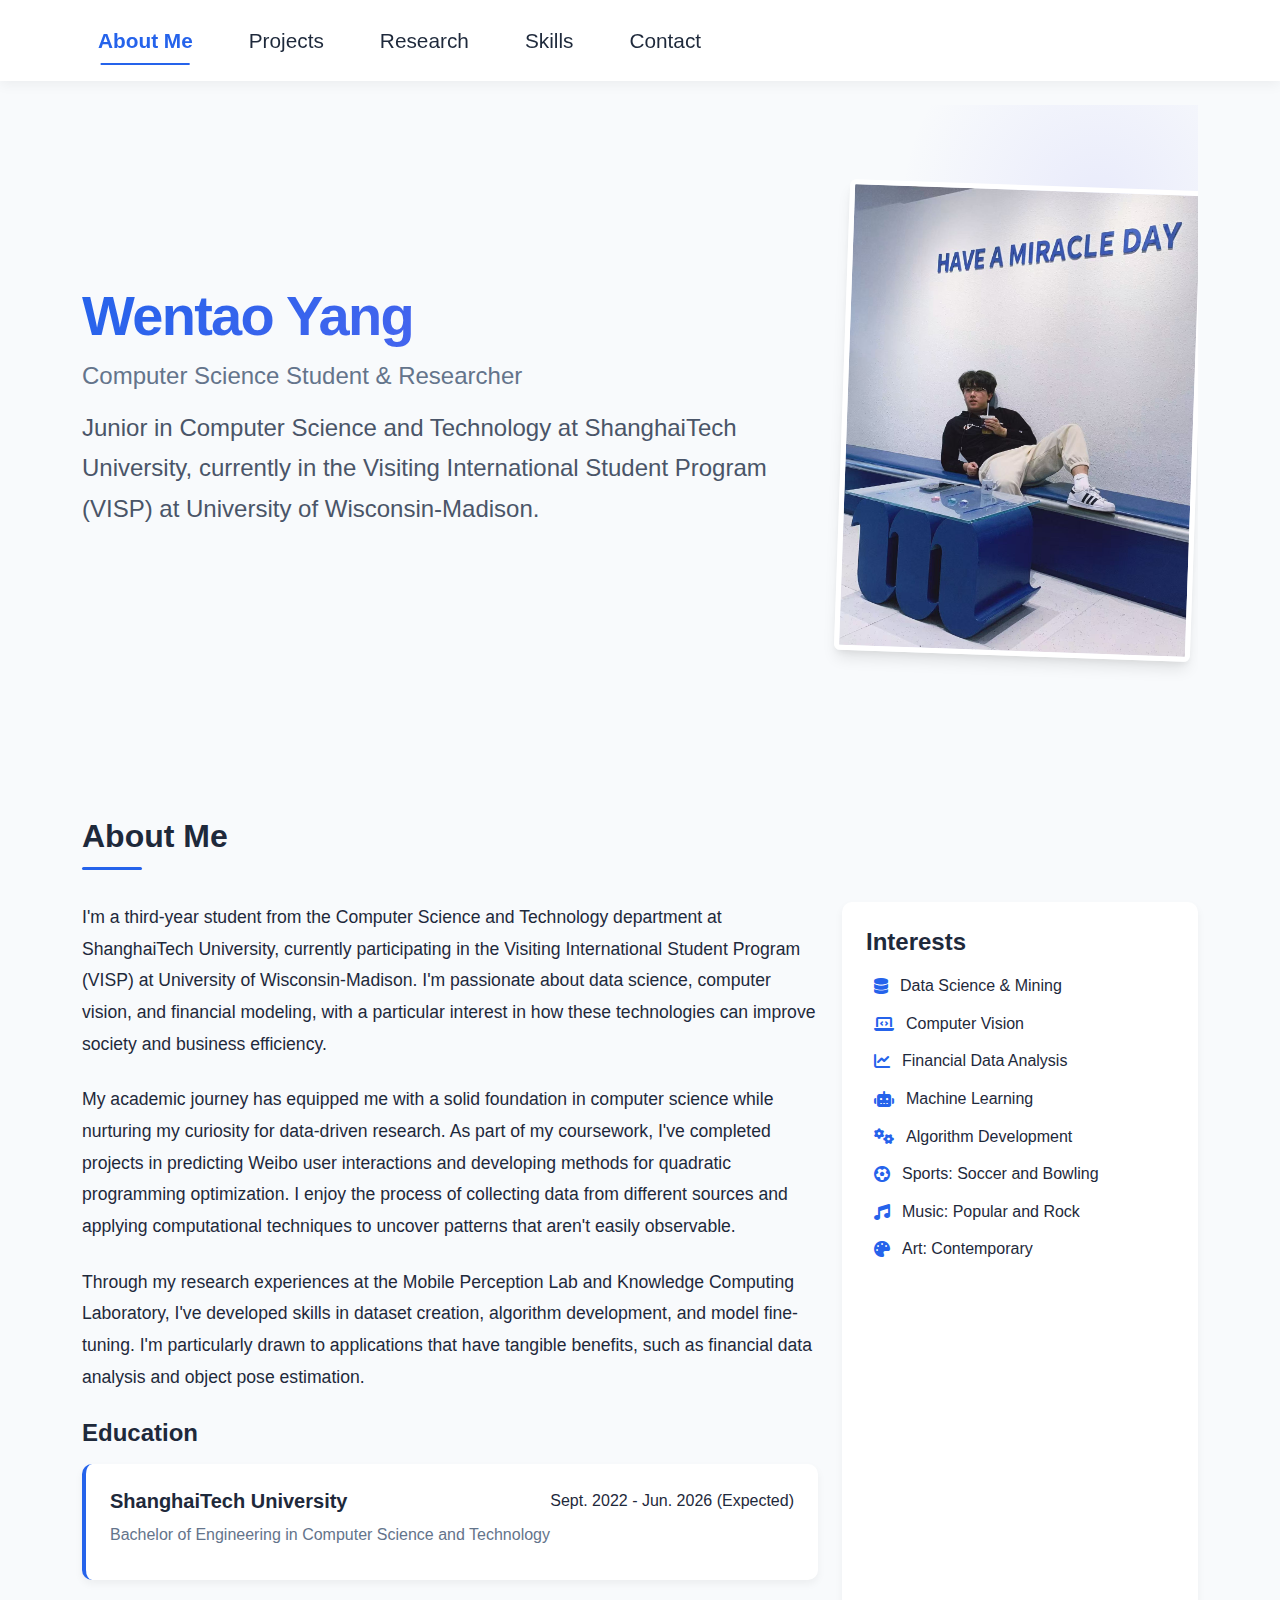
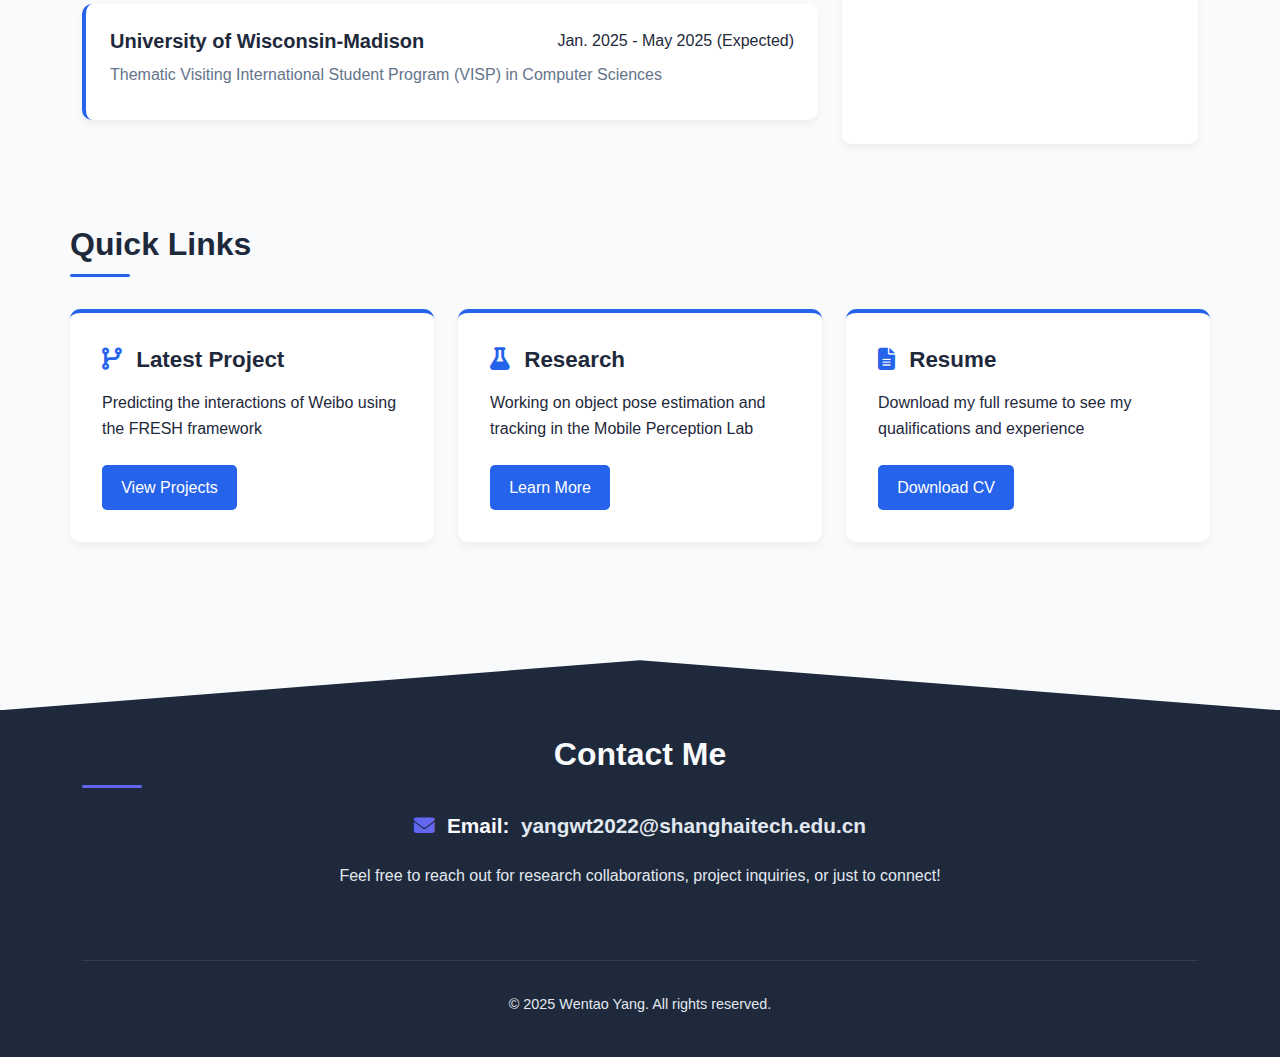
<file: index.html>
<!DOCTYPE html>
<html lang="en">
    <head>
        <meta charset="UTF-8">
        <meta name="viewport" content="width=device-width, initial-scale=1.0">
        <title>Wentao Yang - Computer Science Student</title>
        <link href="https://cdn.jsdelivr.net/npm/bootstrap@5.3.3/dist/css/bootstrap.min.css" rel="stylesheet" integrity="sha384-QWTKZyjpPEjISv5WaRU9OFeRpok6YctnYmDr5pNlyT2bRjXh0JMhjY6hW+ALEwIH" crossorigin="anonymous">
        <link rel="stylesheet" href="https://cdnjs.cloudflare.com/ajax/libs/font-awesome/6.4.0/css/all.min.css">
        <link href="styles.css" rel="stylesheet"/>
    </head>
    <body>
        <header>
            <nav class="navbar">
                <div class="container">
                    <div class="navbar-links">
                        <a class="nav-link active" href="index.html" style="font-size: 1.3rem;">About Me</a>
                        <a class="nav-link" href="projects.html" style="font-size: 1.3rem;">Projects</a>
                        <a class="nav-link" href="research.html" style="font-size: 1.3rem;">Research</a>
                        <a class="nav-link" href="skills.html" style="font-size: 1.3rem;">Skills</a>
                        <a class="nav-link" href="#contact" style="font-size: 1.3rem;">Contact</a>
                    </div>
                </div>
            </nav>
        </header>

        <main class="container mt-4">
            <section class="hero-section">
                <div class="row align-items-center">
                    <div class="col-md-8">
                        <h1 class="display-name">Wentao Yang</h1>
                        <h2 class="profession">Computer Science Student & Researcher</h2>
                        <p class="lead" style="font-size: 1.5rem; color: #4a5568;">Junior in Computer Science and Technology at ShanghaiTech University, currently in the Visiting International Student Program (VISP) at University of Wisconsin-Madison.</p>
                    </div>
                    <div class="col-md-4">
                        <img src="./1.jpg" alt="Photo of Wentao Yang" class="img-fluid rounded profile-image">
                    </div>
                </div>
            </section>

            <section class="about-me mt-5">
                <h2 class="section-title">About Me</h2>
                <div class="row">
                    <div class="col-md-8">
                        <p class="about-text">I'm a third-year student from the Computer Science and Technology department at ShanghaiTech University, currently participating in the Visiting International Student Program (VISP) at University of Wisconsin-Madison. I'm passionate about data science, computer vision, and financial modeling, with a particular interest in how these technologies can improve society and business efficiency.</p>
                        
                        <p class="about-text">My academic journey has equipped me with a solid foundation in computer science while nurturing my curiosity for data-driven research. As part of my coursework, I've completed projects in predicting Weibo user interactions and developing methods for quadratic programming optimization. I enjoy the process of collecting data from different sources and applying computational techniques to uncover patterns that aren't easily observable.</p>
                        
                        <p class="about-text">Through my research experiences at the Mobile Perception Lab and Knowledge Computing Laboratory, I've developed skills in dataset creation, algorithm development, and model fine-tuning. I'm particularly drawn to applications that have tangible benefits, such as financial data analysis and object pose estimation.</p>
                        
                        <div class="education mt-4">
                            <h3 class="subsection-title">Education</h3>
                            <div class="education-item">
                                <div class="d-flex justify-content-between">
                                    <h4>ShanghaiTech University</h4>
                                    <span>Sept. 2022 - Jun. 2026 (Expected)</span>
                                </div>
                                <p>Bachelor of Engineering in Computer Science and Technology</p>
                                <!-- <p>GPA: 3.68/4.0</p> -->
                            </div>
                            <div class="education-item">
                                <div class="d-flex justify-content-between">
                                    <h4>University of Wisconsin-Madison</h4>
                                    <span>Jan. 2025 - May 2025 (Expected)</span>
                                </div>
                                <p>Thematic Visiting International Student Program (VISP) in Computer Sciences</p>
                            </div>
                        </div>
                    </div>
                    <div class="col-md-4">
                        <div class="interests-box">
                            <h3 class="subsection-title">Interests</h3>
                            <ul class="interests-list">
                                <li><i class="fas fa-database"></i> Data Science & Mining</li>
                                <li><i class="fas fa-laptop-code"></i> Computer Vision</li>
                                <li><i class="fas fa-chart-line"></i> Financial Data Analysis</li>
                                <li><i class="fas fa-robot"></i> Machine Learning</li>
                                <li><i class="fas fa-cogs"></i> Algorithm Development</li>
                                <li><i class="fas fa-futbol"></i> Sports: Soccer and Bowling</li>
                                <li><i class="fas fa-music"></i> Music: Popular and Rock</li>
                                <li><i class="fas fa-palette"></i> Art: Contemporary</li>
                            </ul>
                        </div>
                    </div>
            
            <section class="quick-links mt-5">
                <h2 class="section-title">Quick Links</h2>
                <div class="row">
                    <div class="col-md-4 mb-4">
                        <div class="quick-link-card">
                            <h3><i class="fas fa-code-branch"></i> Latest Project</h3>
                            <p>Predicting the interactions of Weibo using the FRESH framework</p>
                            <a href="projects.html" class="btn-link">View Projects</a>
                        </div>
                    </div>
                    <div class="col-md-4 mb-4">
                        <div class="quick-link-card">
                            <h3><i class="fas fa-flask"></i> Research</h3>
                            <p>Working on object pose estimation and tracking in the Mobile Perception Lab</p>
                            <a href="research.html" class="btn-link">Learn More</a>
                        </div>
                    </div>
                    <div class="col-md-4 mb-4">
                        <div class="quick-link-card">
                            <h3><i class="fas fa-file-alt"></i> Resume</h3>
                            <p>Download my full resume to see my qualifications and experience</p>
                            <a href="Wentao_Yang_CV.pdf" class="btn-link" target="_blank">Download CV</a>
                        </div>
                    </div>
                </div>
            </section>
        </main>
        
        <footer id="contact" class="mt-5 py-4">
            <div class="container">
                <h2 class="section-title text-center mb-4">Contact Me</h2>
                <div class="row">
                    <div class="contact text-center mb-4">
                        <div class="contact-info">
                            <h3><i class="fas fa-envelope"></i> Email: &nbsp <a href="mailto:yangwt2022@shanghaitech.edu.cn">yangwt2022@shanghaitech.edu.cn</a></h3>
                            <p class="mt-4">Feel free to reach out for research collaborations, project inquiries, or just to connect!</p>
                        </div>
                    </div>
                </div>
                <div class="copyright text-center mt-4">
                    <p>&copy; 2025 Wentao Yang. All rights reserved.</p>
                </div>
            </div>
        </footer>
        
        <script src="https://cdn.jsdelivr.net/npm/bootstrap@5.3.3/dist/js/bootstrap.bundle.min.js" integrity="sha384-YvpcrYf0tY3lHB60NNkmXc5s9fDVZLESaAA55NDzOxhy9GkcIdslK1eN7N6jIeHz" crossorigin="anonymous"></script>
        <script>
            document.querySelectorAll('a[href^="#"]').forEach(anchor => {
                anchor.addEventListener('click', function (e) {
                    e.preventDefault();
                    
                    document.querySelector(this.getAttribute('href')).scrollIntoView({
                        behavior: 'smooth'
                    });
                });
            });
        </script>
    </body>
</html>
</file>
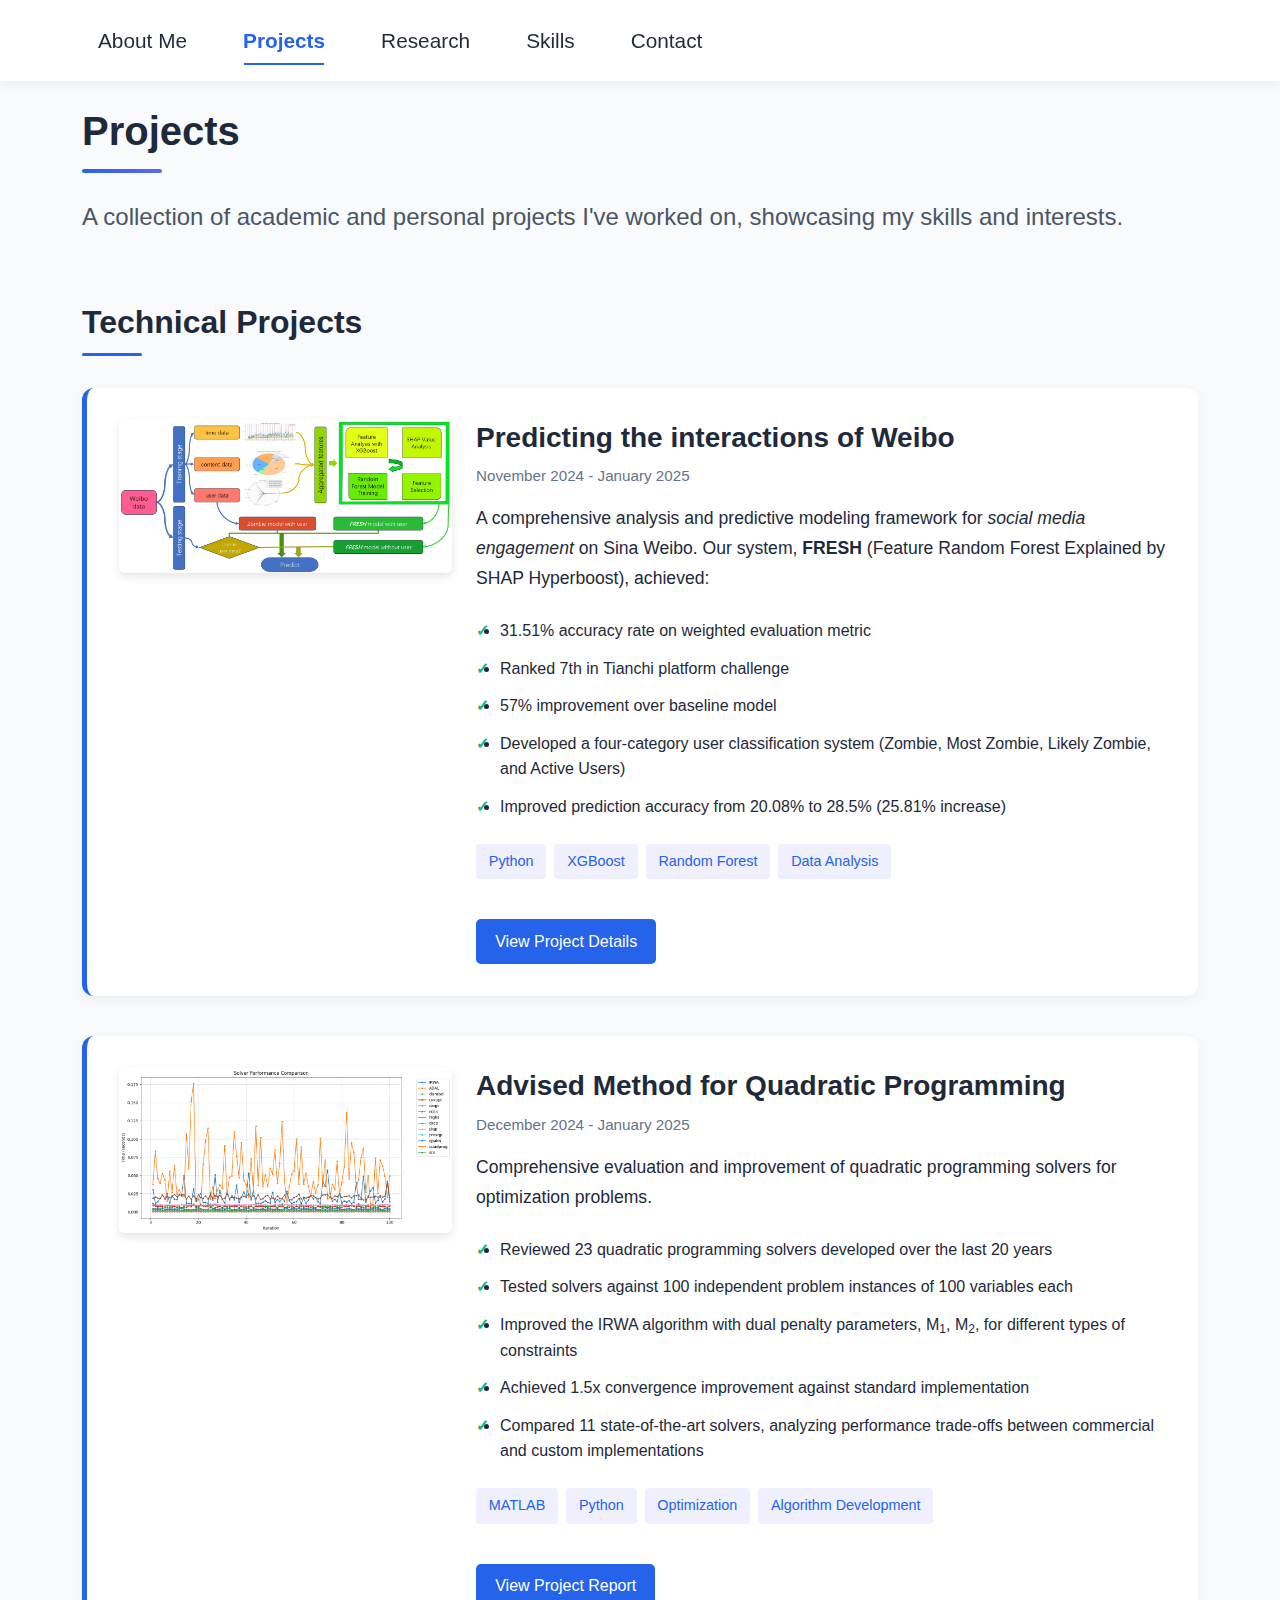
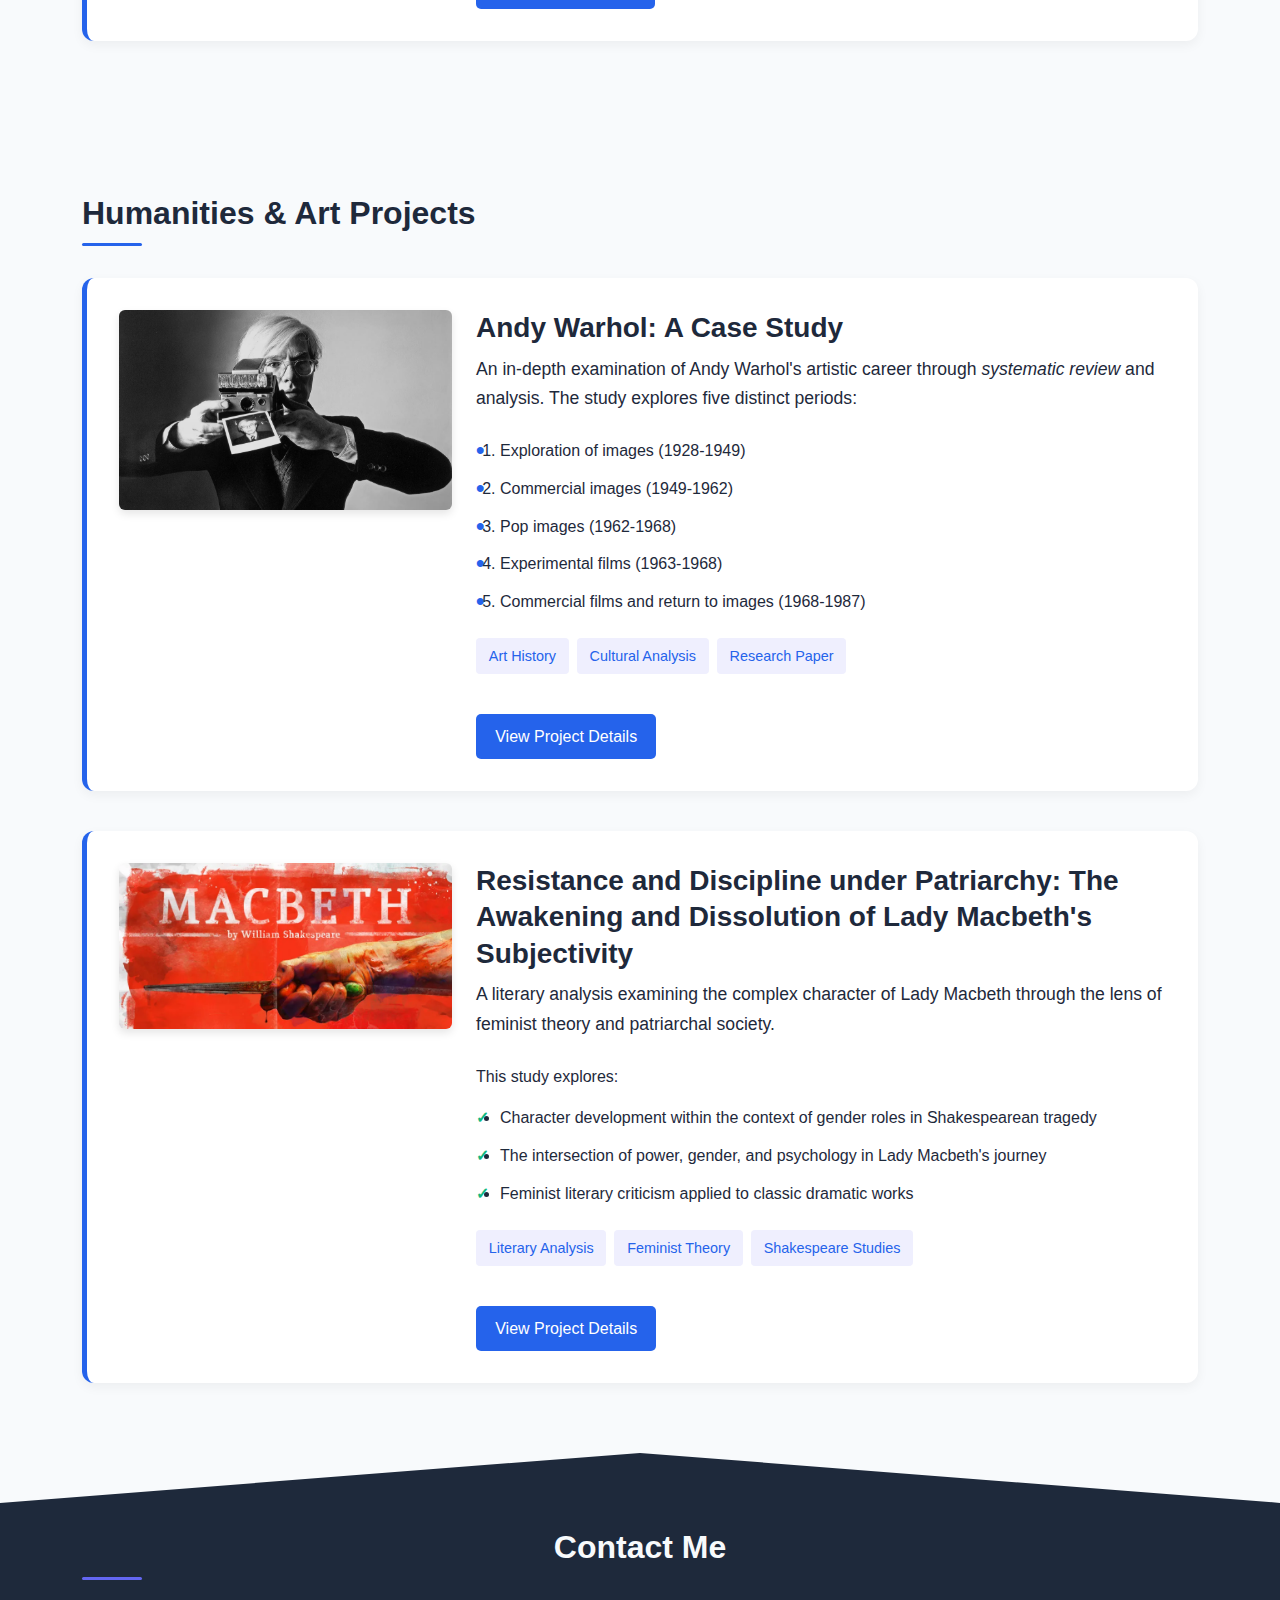
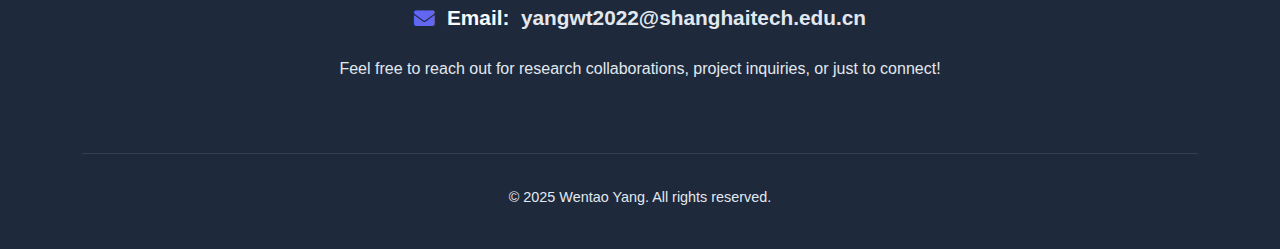
<file: projects.html>
<!DOCTYPE html>
<html lang="en">
    <head>
        <meta charset="UTF-8">
        <meta name="viewport" content="width=device-width, initial-scale=1.0">
        <title>Projects - Wentao Yang</title>
        <link href="https://cdn.jsdelivr.net/npm/bootstrap@5.3.3/dist/css/bootstrap.min.css" rel="stylesheet" integrity="sha384-QWTKZyjpPEjISv5WaRU9OFeRpok6YctnYmDr5pNlyT2bRjXh0JMhjY6hW+ALEwIH" crossorigin="anonymous">
        <link rel="stylesheet" href="https://cdnjs.cloudflare.com/ajax/libs/font-awesome/6.4.0/css/all.min.css">
        <link href="styles.css" rel="stylesheet"/>
    </head>
    <body>
        <header>
            <nav class="navbar">
                <div class="container">
                    <div class="navbar-links">
                        <a class="nav-link" href="index.html" style="font-size: 1.3rem;">About Me</a>
                        <a class="nav-link active" href="projects.html" style="font-size: 1.3rem;">Projects</a>
                        <a class="nav-link" href="research.html" style="font-size: 1.3rem;">Research</a>
                        <a class="nav-link" href="skills.html" style="font-size: 1.3rem;">Skills</a>
                        <a class="nav-link" href="#contact" style="font-size: 1.3rem;">Contact</a>
                    </div>
                </div>
            </nav>
        </header>

        <main class="container mt-4">
            <h1 class="page-title">Projects</h1>
            <p class="lead" style="font-size: 1.5rem; color: #4a5568;">A collection of academic and personal projects I've worked on, showcasing my skills and interests.</p>
            
            <section class="project-section">
                <h2 class="section-title">Technical Projects</h2>
                <div class="project-card">
                    <div class="row">
                        <div class="col-md-4 text-center">
                            <img src="./6.png" alt="Weibo prediction" class="img-fluid rounded project-image">
                        </div>
                        <div class="col-md-8">
                            <h3 class="project-title">Predicting the interactions of Weibo</h3>
                            <div class="project-date">November 2024 - January 2025</div>
                            <p class="project-description">A comprehensive analysis and predictive modeling framework for <em>social media engagement</em> on Sina Weibo. Our system, <strong>FRESH</strong> (Feature Random Forest Explained by SHAP Hyperboost), achieved:</p>
                            <ul class="achievement-list">
                                <li>31.51% accuracy rate on weighted evaluation metric</li>
                                <li>Ranked 7th in Tianchi platform challenge</li>
                                <li>57% improvement over baseline model</li>
                                <li>Developed a four-category user classification system (Zombie, Most Zombie, Likely Zombie, and Active Users)</li>
                                <li>Improved prediction accuracy from 20.08% to 28.5% (25.81% increase)</li>
                            </ul>
                            <div class="project-tech">
                                <span class="tech-tag">Python</span>
                                <span class="tech-tag">XGBoost</span>
                                <span class="tech-tag">Random Forest</span>
                                <span class="tech-tag">Data Analysis</span>
                            </div>
                            <a href="./Predicting_the_interactions_of_Weibo.pdf" class="project-link" target="_blank">View Project Details</a>
                        </div>
                    </div>
                </div>

                <div class="project-card">
                    <div class="row">
                        <div class="col-md-4 text-center">
                            <img src="./10.png" alt="Quadratic Programming" class="img-fluid rounded project-image">
                        </div>
                        <div class="col-md-8">
                            <h3 class="project-title">Advised Method for Quadratic Programming</h3>
                            <div class="project-date">December 2024 - January 2025</div>
                            <p class="project-description">Comprehensive evaluation and improvement of quadratic programming solvers for optimization problems.</p>
                            <ul class="achievement-list">
                                <li>Reviewed 23 quadratic programming solvers developed over the last 20 years</li>
                                <li>Tested solvers against 100 independent problem instances of 100 variables each</li>
                                <li>Improved the IRWA algorithm with dual penalty parameters, M<SUB>1</SUB>, M<SUB>2</SUB>, for different types of constraints</li>
                                <li>Achieved 1.5x convergence improvement against standard implementation</li>
                                <li>Compared 11 state-of-the-art solvers, analyzing performance trade-offs between commercial and custom implementations</li>
                            </ul>
                            <div class="project-tech">
                                <span class="tech-tag">MATLAB</span>
                                <span class="tech-tag">Python</span>
                                <span class="tech-tag">Optimization</span>
                                <span class="tech-tag">Algorithm Development</span>
                            </div>
                            <a href="./Advised_method_for_quadratic_programming.pdf" class="project-link" target="_blank">View Project Report</a>
                        </div>
                    </div>
                </div>
            </section>

            <section class="project-section mt-5">
                <h2 class="section-title">Humanities & Art Projects</h2>
                <div class="project-card">
                    <div class="row">
                        <div class="col-md-4 text-center">
                            <img src="./7.jpg" alt="Andy Warhol" class="img-fluid rounded project-image">
                        </div>
                        <div class="col-md-8">
                            <h3 class="project-title">Andy Warhol: A Case Study</h3>
                            <p class="project-description">An in-depth examination of Andy Warhol's artistic career through <em>systematic review</em> and analysis. The study explores five distinct periods:</p>
                            <ol class="period-list">
                                <li>Exploration of images (1928-1949)</li>
                                <li>Commercial images (1949-1962)</li>
                                <li>Pop images (1962-1968)</li>
                                <li>Experimental films (1963-1968)</li>
                                <li>Commercial films and return to images (1968-1987)</li>
                            </ol>
                            <div class="project-tech">
                                <span class="tech-tag">Art History</span>
                                <span class="tech-tag">Cultural Analysis</span>
                                <span class="tech-tag">Research Paper</span>
                            </div>
                            <a href="./Andy_Warhol_A_Case_Study.pdf" class="project-link" target="_blank">View Project Details</a>
                        </div>
                    </div>
                </div>

                <div class="project-card">
                    <div class="row">
                        <div class="col-md-4 text-center">
                            <img src="./5.webp" alt="Lady Macbeth" class="img-fluid rounded project-image">
                        </div>
                        <div class="col-md-8">
                            <h3 class="project-title">Resistance and Discipline under Patriarchy: The Awakening and Dissolution of Lady Macbeth's Subjectivity</h3>
                            <p class="project-description">A literary analysis examining the complex character of Lady Macbeth through the lens of feminist theory and patriarchal society.</p>
                            <p>This study explores:</p>
                            <ul class="achievement-list">
                                <li>Character development within the context of gender roles in Shakespearean tragedy</li>
                                <li>The intersection of power, gender, and psychology in Lady Macbeth's journey</li>
                                <li>Feminist literary criticism applied to classic dramatic works</li>
                            </ul>
                            <div class="project-tech">
                                <span class="tech-tag">Literary Analysis</span>
                                <span class="tech-tag">Feminist Theory</span>
                                <span class="tech-tag">Shakespeare Studies</span>
                            </div>
                            <a href="./Resistance_and_Discipline_under_Patriarchy_The_Awakening_and_Dissolution_of_Lady_Macbeth's_Subjectivity.pdf" class="project-link" target="_blank">View Project Details</a>
                        </div>
                    </div>
                </div>
            </section>
        </main>

        <footer id="contact" class="mt-5 py-4">
            <div class="container">
                <h2 class="section-title text-center mb-4">Contact Me</h2>
                <div class="row">
                    <div class="contact text-center mb-4">
                        <div class="contact-info">
                            <h3><i class="fas fa-envelope"></i> Email: &nbsp <a href="mailto:yangwt2022@shanghaitech.edu.cn">yangwt2022@shanghaitech.edu.cn</a></h3>
                            <p class="mt-4">Feel free to reach out for research collaborations, project inquiries, or just to connect!</p>
                        </div>
                    </div>
                </div>
                <div class="copyright text-center mt-4">
                    <p>&copy; 2025 Wentao Yang. All rights reserved.</p>
                </div>
            </div>
        </footer>
        
        <script src="https://cdn.jsdelivr.net/npm/bootstrap@5.3.3/dist/js/bootstrap.bundle.min.js" integrity="sha384-YvpcrYf0tY3lHB60NNkmXc5s9fDVZLESaAA55NDzOxhy9GkcIdslK1eN7N6jIeHz" crossorigin="anonymous"></script>
        <script>
            document.querySelectorAll('a[href^="#"]').forEach(anchor => {
                anchor.addEventListener('click', function (e) {
                    e.preventDefault();
                    
                    document.querySelector(this.getAttribute('href')).scrollIntoView({
                        behavior: 'smooth'
                    });
                });
            });
        </script>
    </body>
</html>
</file>
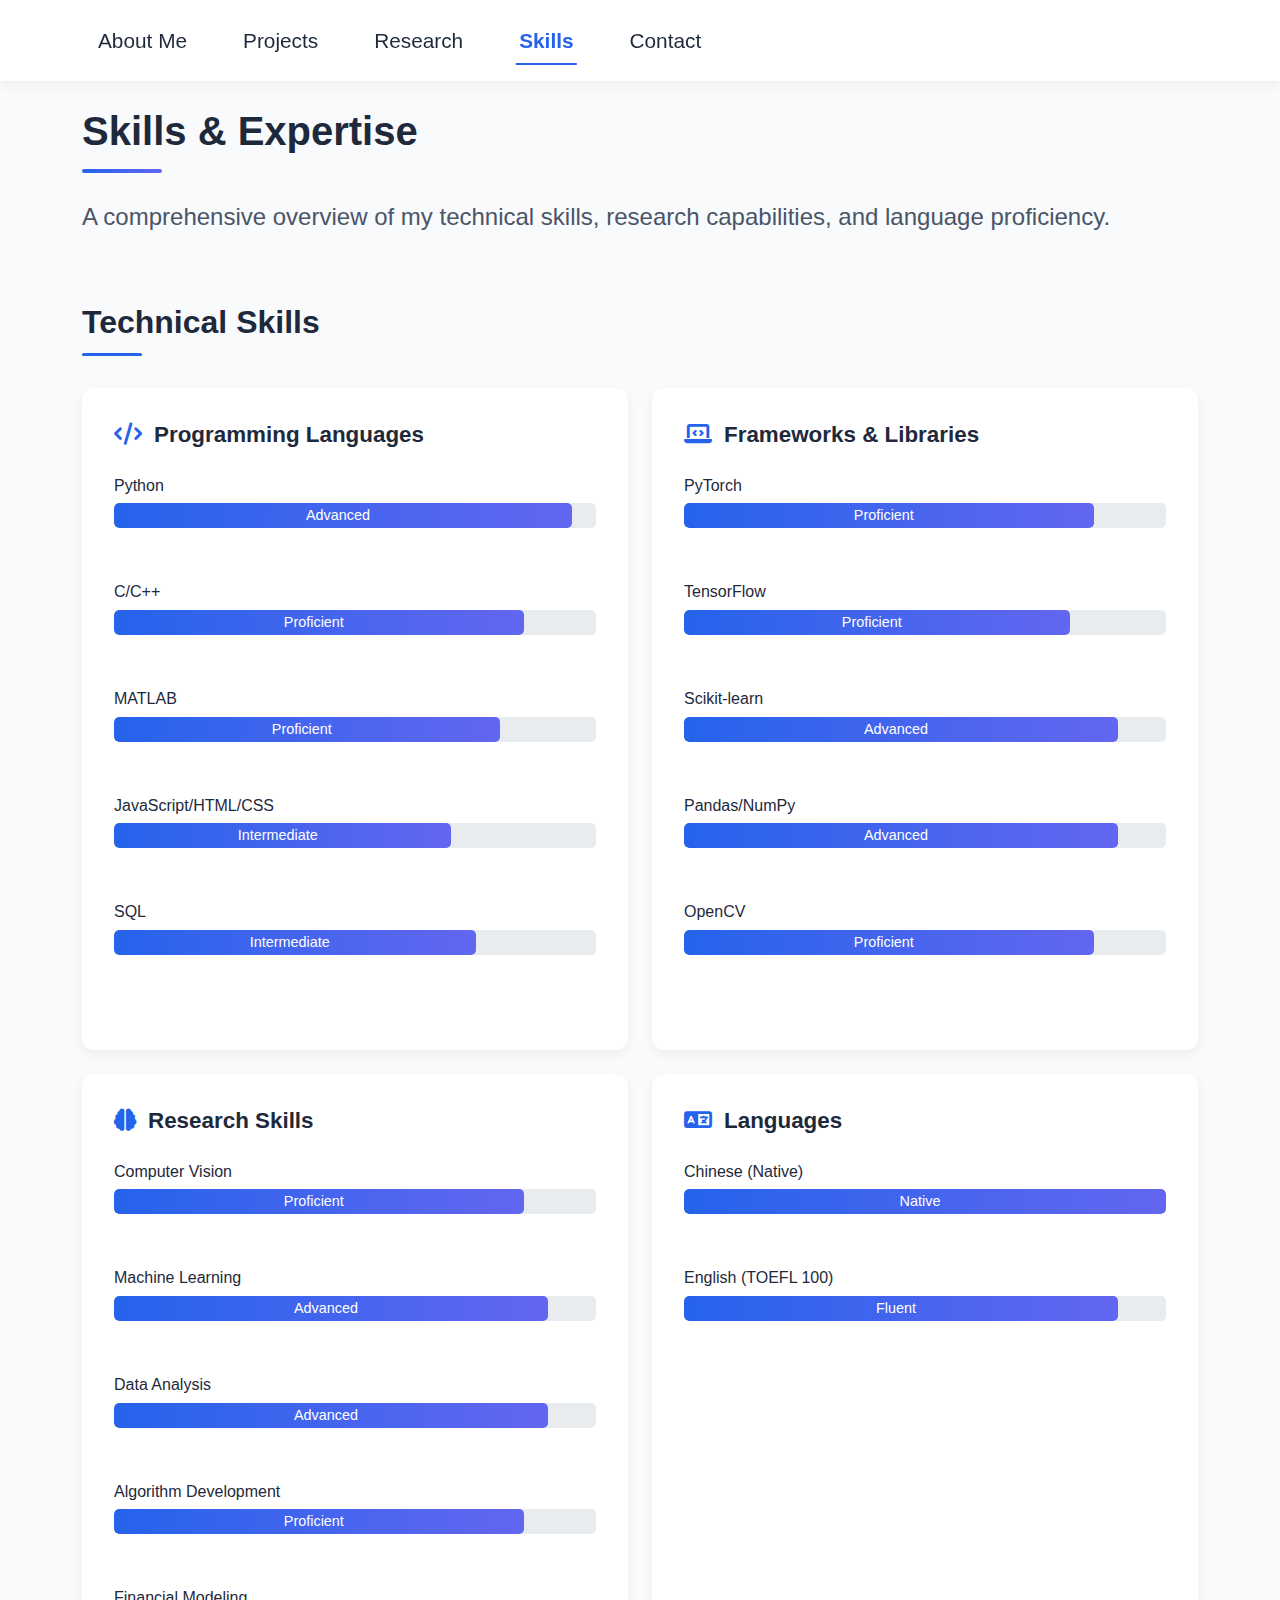
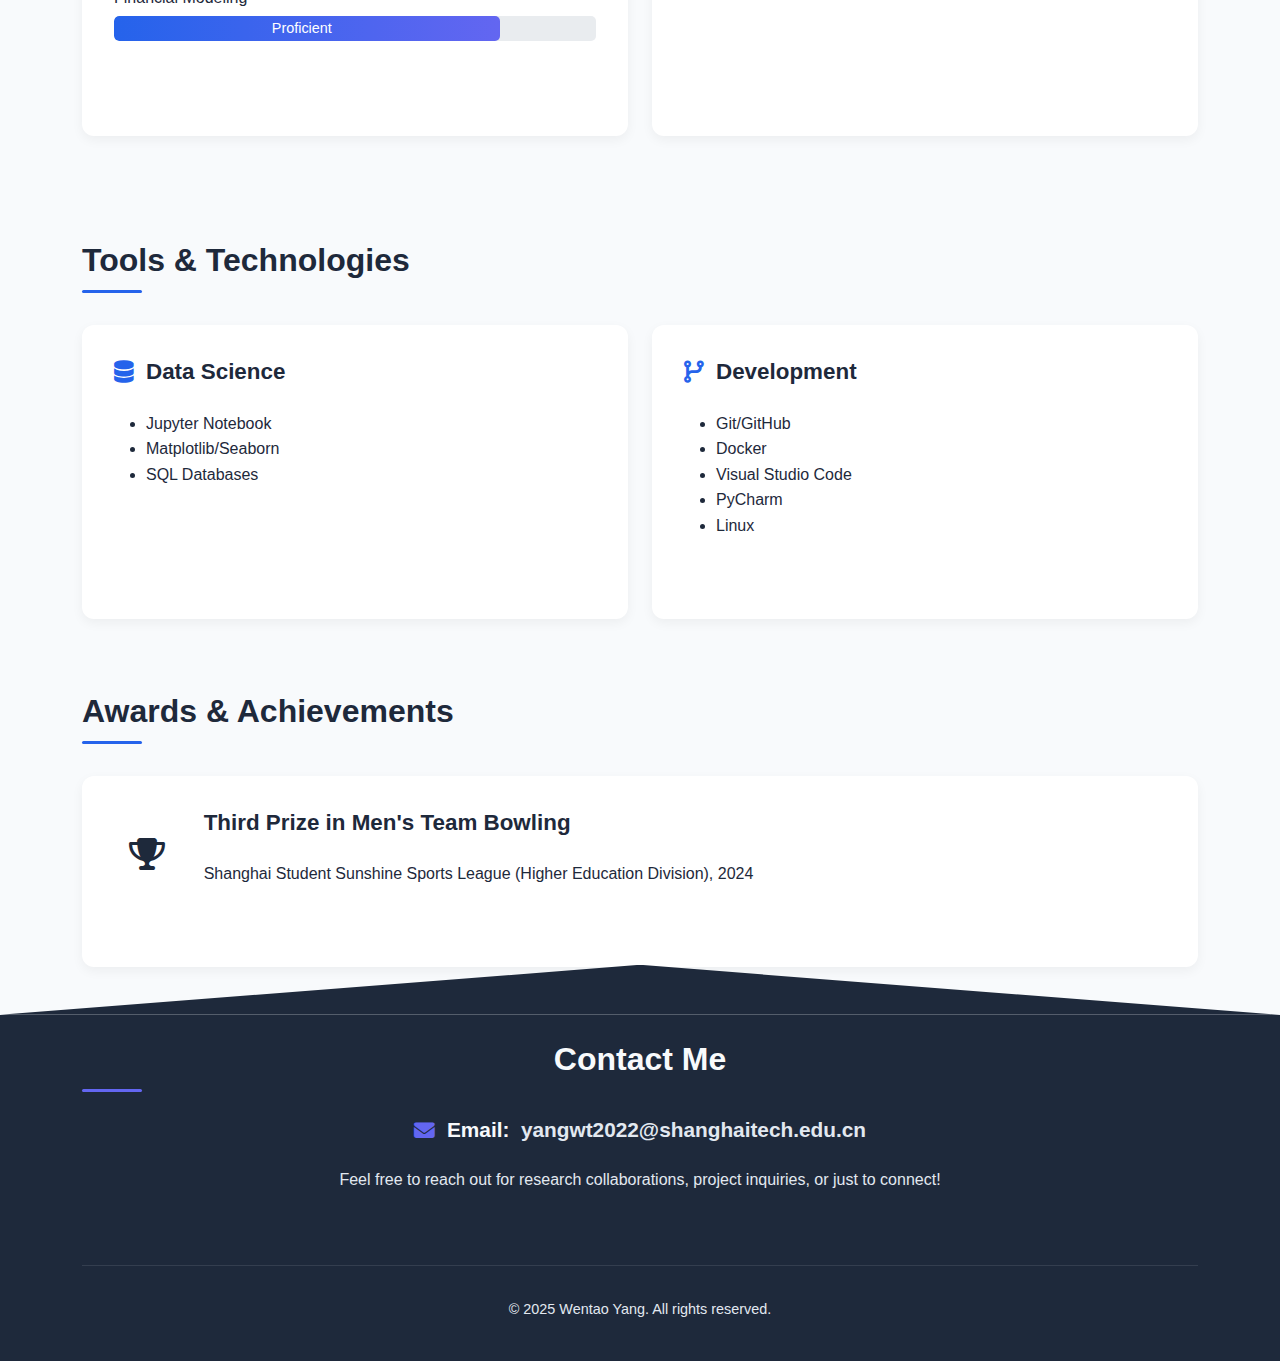
<file: skills.html>
<!DOCTYPE html>
<html lang="en">
    <head>
        <meta charset="UTF-8">
        <meta name="viewport" content="width=device-width, initial-scale=1.0">
        <title>Skills - Wentao Yang</title>
        <link href="https://cdn.jsdelivr.net/npm/bootstrap@5.3.3/dist/css/bootstrap.min.css" rel="stylesheet" integrity="sha384-QWTKZyjpPEjISv5WaRU9OFeRpok6YctnYmDr5pNlyT2bRjXh0JMhjY6hW+ALEwIH" crossorigin="anonymous">
        <link rel="stylesheet" href="https://cdnjs.cloudflare.com/ajax/libs/font-awesome/6.4.0/css/all.min.css">
        <link href="styles.css" rel="stylesheet"/>
        <style>
            /* 进度条样式调整 */
            .progress {
                height: 25px !important; /* 增加进度条高度 */
                margin-bottom: 15px;
                border-radius: 5px;
                background-color: #e9ecef;
                overflow: hidden;
            }

            .progress-bar {
                display: flex;
                align-items: center;
                justify-content: center;
                color: #fff;
                text-align: center;
                font-size: 0.9rem; /* 稍微减小字体大小 */
                font-weight: 500;
                white-space: nowrap;
                background-color: #2563eb;
                transition: width 0.6s ease;
            }

            /* 确保技能名称与进度条之间有足够间隔 */
            .skill-name {
                margin-bottom: 5px;
                font-weight: 500;
            }
        </style>
    </head>
    <body>
        <header>
            <nav class="navbar">
                <div class="container">
                    <div class="navbar-links">
                        <a class="nav-link" href="index.html" style="font-size: 1.3rem;">About Me</a>
                        <a class="nav-link" href="projects.html" style="font-size: 1.3rem;">Projects</a>
                        <a class="nav-link" href="research.html" style="font-size: 1.3rem;">Research</a>
                        <a class="nav-link active" href="skills.html" style="font-size: 1.3rem;">Skills</a>
                        <a class="nav-link" href="#contact" style="font-size: 1.3rem;">Contact</a>
                    </div>
                </div>
            </nav>
        </header>

        <main class="container mt-4">
            <h1 class="page-title">Skills & Expertise</h1>
            <p class="lead" style="font-size: 1.5rem; color: #4a5568;">A comprehensive overview of my technical skills, research capabilities, and language proficiency.</p>
            
            <section class="skills-section">
                <h2 class="section-title">Technical Skills</h2>
                <div class="row">
                    <div class="col-md-6 mb-4">
                        <div class="skill-category">
                            <h3><i class="fas fa-code"></i> Programming Languages</h3>
                            <div class="skill-bars">
                                <div class="skill-item">
                                    <div class="skill-name">Python</div>
                                    <label for="python-skill-progress" class="visually-hidden">Python skill level</label>
                                    <div id="python-skill-progress" class="progress">
                                        <div class="progress-bar" role="progressbar" style="width: 95%;" aria-valuenow="95" aria-valuemin="0" aria-valuemax="100" aria-label="Python skill level">Advanced</div>
                                    </div>
                                </div>
                                <div class="skill-item">
                                    <div class="skill-name">C/C++</div>
                                    <label for="c-skill-progress" class="visually-hidden">C/C++ skill level</label>
                                    <div id="c-skill-progress" class="progress">
                                        <div class="progress-bar" role="progressbar" style="width: 85%;" aria-valuenow="85" aria-valuemin="0" aria-valuemax="100" aria-label="C/C++ skill level">Proficient</div>
                                    </div>
                                </div>
                                <div class="skill-item">
                                    <div class="skill-name">MATLAB</div>
                                    <label for="matlab-skill-progress" class="visually-hidden">MATLAB skill level</label>
                                    <div id="matlab-skill-progress" class="progress">
                                        <div class="progress-bar" role="progressbar" style="width: 80%;" aria-valuenow="80" aria-valuemin="0" aria-valuemax="100" aria-label="MATLAB skill level">Proficient</div>
                                    </div>
                                </div>
                                <div class="skill-item">
                                    <div class="skill-name">JavaScript/HTML/CSS</div>
                                    <label for="javascript-skill-progress" class="visually-hidden">JavaScript/HTML/CSS skill level</label>
                                    <div id="javascript-skill-progress" class="progress">
                                        <div class="progress-bar" role="progressbar" style="width: 70%;" aria-valuenow="70" aria-valuemin="0" aria-valuemax="100" aria-label="JavaScript/HTML/CSS skill level">Intermediate</div>
                                    </div>
                                </div>
                                <div class="skill-item">
                                    <div class="skill-name">SQL</div>
                                    <label for="sql-skill-progress" class="visually-hidden">SQL skill level</label>
                                    <div id="sql-skill-progress" class="progress">
                                        <div class="progress-bar" role="progressbar" style="width: 75%;" aria-valuenow="75" aria-valuemin="0" aria-valuemax="100" aria-label="SQL skill level">Intermediate</div>
                                    </div>
                                </div>
                            </div>
                        </div>
                    </div>
                    
                    <div class="col-md-6 mb-4">
                        <div class="skill-category">
                            <h3><i class="fas fa-laptop-code"></i> Frameworks & Libraries</h3>
                            <div class="skill-bars">
                                <div class="skill-item">
                                    <div class="skill-name">PyTorch</div>
                                    <label for="pytorch-skill-progress" class="visually-hidden">PyTorch skill level</label>
                                    <div id="pytorch-skill-progress" class="progress">
                                        <div class="progress-bar" role="progressbar" style="width: 85%;" aria-valuenow="85" aria-valuemin="0" aria-valuemax="100" aria-label="PyTorch skill level">Proficient</div>
                                    </div>
                                </div>
                                <div class="skill-item">
                                    <div class="skill-name">TensorFlow</div>
                                    <label for="tensorflow-skill-progress" class="visually-hidden">TensorFlow skill level</label>
                                    <div id="tensorflow-skill-progress" class="progress">
                                        <div class="progress-bar" role="progressbar" style="width: 80%;" aria-valuenow="80" aria-valuemin="0" aria-valuemax="100" aria-label="TensorFlow skill level">Proficient</div>
                                    </div>
                                </div>
                                <div class="skill-item">
                                    <div class="skill-name">Scikit-learn</div>
                                    <label for="sklearn-skill-progress" class="visually-hidden">Scikit-learn skill level</label>
                                    <div id="sklearn-skill-progress" class="progress">
                                        <div class="progress-bar" role="progressbar" style="width: 90%;" aria-valuenow="90" aria-valuemin="0" aria-valuemax="100" aria-label="Scikit-learn skill level">Advanced</div>
                                    </div>
                                </div>
                                <div class="skill-item">
                                    <div class="skill-name">Pandas/NumPy</div>
                                    <label for="pandas-skill-progress" class="visually-hidden">Pandas/NumPy skill level</label>
                                    <div id="pandas-skill-progress" class="progress">
                                        <div class="progress-bar" role="progressbar" style="width: 90%;" aria-valuenow="90" aria-valuemin="0" aria-valuemax="100" aria-label="Pandas/NumPy skill level">Advanced</div>
                                    </div>
                                </div>
                                <div class="skill-item">
                                    <div class="skill-name">OpenCV</div>
                                    <label for="opencv-skill-progress" class="visually-hidden">OpenCV skill level</label>
                                    <div id="opencv-skill-progress" class="progress">
                                        <div class="progress-bar" role="progressbar" style="width: 85%;" aria-valuenow="85" aria-valuemin="0" aria-valuemax="100" aria-label="OpenCV skill level">Proficient</div>
                                    </div>
                                </div>
                            </div>
                        </div>
                    </div>
                </div>
                
                <div class="row">
                    <div class="col-md-6 mb-4">
                        <div class="skill-category">
                            <h3><i class="fas fa-brain"></i> Research Skills</h3>
                            <div class="skill-bars">
                                <div class="skill-item">
                                    <div class="skill-name">Computer Vision</div>
                                    <label for="vision-skill-progress" class="visually-hidden">Computer Vision skill level</label>
                                    <div id="vision-skill-progress" class="progress">
                                        <div class="progress-bar" role="progressbar" style="width: 85%;" aria-valuenow="85" aria-valuemin="0" aria-valuemax="100" aria-label="Computer Vision skill level">Proficient</div>
                                    </div>
                                </div>
                                <div class="skill-item">
                                    <div class="skill-name">Machine Learning</div>
                                    <label for="ml-skill-progress" class="visually-hidden">Machine Learning skill level</label>
                                    <div id="ml-skill-progress" class="progress">
                                        <div class="progress-bar" role="progressbar" style="width: 90%;" aria-valuenow="90" aria-valuemin="0" aria-valuemax="100" aria-label="Machine Learning skill level">Advanced</div>
                                    </div>
                                </div>
                                <div class="skill-item">
                                    <div class="skill-name">Data Analysis</div>
                                    <label for="data-skill-progress" class="visually-hidden">Data Analysis skill level</label>
                                    <div id="data-skill-progress" class="progress">
                                        <div class="progress-bar" role="progressbar" style="width: 90%;" aria-valuenow="90" aria-valuemin="0" aria-valuemax="100" aria-label="Data Analysis skill level">Advanced</div>
                                    </div>
                                </div>
                                <div class="skill-item">
                                    <div class="skill-name">Algorithm Development</div>
                                    <label for="algo-skill-progress" class="visually-hidden">Algorithm Development skill level</label>
                                    <div id="algo-skill-progress" class="progress">
                                        <div class="progress-bar" role="progressbar" style="width: 85%;" aria-valuenow="85" aria-valuemin="0" aria-valuemax="100" aria-label="Algorithm Development skill level">Proficient</div>
                                    </div>
                                </div>
                                <div class="skill-item">
                                    <div class="skill-name">Financial Modeling</div>
                                    <label for="finance-skill-progress" class="visually-hidden">Financial Modeling skill level</label>
                                    <div id="finance-skill-progress" class="progress">
                                        <div class="progress-bar" role="progressbar" style="width: 80%;" aria-valuenow="80" aria-valuemin="0" aria-valuemax="100" aria-label="Financial Modeling skill level">Proficient</div>
                                    </div>
                                </div>
                            </div>
                        </div>
                    </div>
                    
                    <div class="col-md-6 mb-4">
                        <div class="skill-category">
                            <h3><i class="fas fa-language"></i> Languages</h3>
                            <div class="skill-bars">
                                <div class="skill-item">
                                    <div class="skill-name">Chinese (Native)</div>
                                    <label for="chinese-skill-progress" class="visually-hidden">Chinese language level</label>
                                    <div id="chinese-skill-progress" class="progress">
                                        <div class="progress-bar" role="progressbar" style="width: 100%;" aria-valuenow="100" aria-valuemin="0" aria-valuemax="100" aria-label="Chinese language level">Native</div>
                                    </div>
                                </div>
                                <div class="skill-item">
                                    <div class="skill-name">English (TOEFL 100)</div>
                                    <label for="english-skill-progress" class="visually-hidden">English language level</label>
                                    <div id="english-skill-progress" class="progress">
                                        <div class="progress-bar" role="progressbar" style="width: 90%;" aria-valuenow="90" aria-valuemin="0" aria-valuemax="100" aria-label="English language level">Fluent</div>
                                    </div>
                                </div>
                            </div>
                        </div>
                    </div>
                </div>
            </section>
            
            <section class="tools-section mt-5">
                <h2 class="section-title">Tools & Technologies</h2>
                <div class="row">
                    <div class="col-md-6 mb-4">
                        <div class="skill-category">
                            <h3><i class="fas fa-database"></i> Data Science</h3>
                            <ul class="tool-list">
                                <li>Jupyter Notebook</li>
                                <li>Matplotlib/Seaborn</li>
                                <li>SQL Databases</li>
                            </ul>
                        </div>
                    </div>
                    <div class="col-md-6 mb-4">
                        <div class="skill-category">
                            <h3><i class="fas fa-code-branch"></i> Development</h3>
                            <ul class="tool-list">
                                <li>Git/GitHub</li>
                                <li>Docker</li>
                                <li>Visual Studio Code</li>
                                <li>PyCharm</li>
                                <li>Linux</li>
                            </ul>
                        </div>
                    </div>
                </div>
            </section>
            
            <section class="certifications-section mt-5">
                <h2 class="section-title">Awards & Achievements</h2>
                <div class="row">
                    <div class="col-md-12">
                        <div class="skill-category">
                            <div class="row align-items-center">
                                <div class="col-md-1 text-center">
                                    <i class="fas fa-trophy fa-2x award-icon"></i>
                                </div>
                                <div class="col-md-11">
                                    <h3>Third Prize in Men's Team Bowling</h3>
                                    <p>Shanghai Student Sunshine Sports League (Higher Education Division), 2024</p>
                                </div>
                            </div>
                        </div>
                    </div>
                </div>
            </section>
        </main>

        <footer id="contact" class="mt-5 py-4">
            <div class="container">
                <h2 class="section-title text-center mb-4">Contact Me</h2>
                <div class="row">
                    <div class="contact text-center mb-4">
                        <div class="contact-info">
                            <h3><i class="fas fa-envelope"></i> Email: &nbsp <a href="mailto:yangwt2022@shanghaitech.edu.cn">yangwt2022@shanghaitech.edu.cn</a></h3>
                            <p class="mt-4">Feel free to reach out for research collaborations, project inquiries, or just to connect!</p>
                        </div>
                    </div>
                </div>
                <div class="copyright text-center mt-4">
                    <p>&copy; 2025 Wentao Yang. All rights reserved.</p>
                </div>
            </div>
        </footer>
        
        <script src="https://cdn.jsdelivr.net/npm/bootstrap@5.3.3/dist/js/bootstrap.bundle.min.js" integrity="sha384-YvpcrYf0tY3lHB60NNkmXc5s9fDVZLESaAA55NDzOxhy9GkcIdslK1eN7N6jIeHz" crossorigin="anonymous"></script>
        <script>
            document.querySelectorAll('a[href^="#"]').forEach(anchor => {
                anchor.addEventListener('click', function (e) {
                    e.preventDefault();
                    
                    document.querySelector(this.getAttribute('href')).scrollIntoView({
                        behavior: 'smooth'
                    });
                });
            });
            
            document.addEventListener('DOMContentLoaded', function() {
                const observer = new IntersectionObserver((entries) => {
                    entries.forEach(entry => {
                        if (entry.isIntersecting) {
                            entry.target.querySelectorAll('.progress-bar').forEach(bar => {
                                setTimeout(() => {
                                    bar.style.width = bar.getAttribute('aria-valuenow') + '%';
                                }, 200);
                            });
                            observer.unobserve(entry.target);
                        }
                    });
                }, {
                    threshold: 0.5
                });
                
                document.querySelectorAll('.skill-category').forEach(category => {
                    observer.observe(category);
                });
            });
        </script>
    </body>
</html>
</file>
<file: styles.css>
:root {
    --primary-color: #2563eb;
    --secondary-color: #10b981;
    --accent-color: #6366f1;
    --dark-color: #1e293b;
    --light-color: #f8fafc;
    --gray-color: #64748b;
    --light-gray: #e2e8f0;
    --box-shadow: 0 10px 15px -3px rgba(0, 0, 0, 0.1), 0 4px 6px -2px rgba(0, 0, 0, 0.05);
    --transition: all 0.3s ease;
  }
  
  * {
    margin: 0;
    padding: 0;
    box-sizing: border-box;
  }
  
  body {
    font-family: 'Poppins', 'Segoe UI', Tahoma, Geneva, Verdana, sans-serif;
    font-size: 1rem;
    line-height: 1.6;
    color: var(--dark-color);
    background-color: var(--light-color);
    overflow-x: hidden;
  }
  
  h1, h2, h3, h4, h5, h6 {
    font-family: 'Montserrat', 'Segoe UI', Tahoma, Geneva, Verdana, sans-serif;
    font-weight: 700;
    margin-bottom: 1rem;
    color: var(--dark-color);
    line-height: 1.3;
  }

  .display-name {
    font-size: 3.5rem;
    font-weight: 800;
    background: linear-gradient(135deg, var(--primary-color), var(--accent-color));
    -webkit-background-clip: text;
    background-clip: text;
    color: transparent;
    margin-bottom: 0.5rem;
    letter-spacing: -0.03em;
  }
  
  .profession {
    font-size: 1.5rem;
    color: var(--gray-color);
    margin-bottom: 1rem;
    font-weight: 500;
  }
  
  .page-title {
    font-size: 2.5rem;
    margin-bottom: 1.5rem;
    position: relative;
    padding-bottom: 1rem;
  }
  
  .page-title::after {
    content: '';
    position: absolute;
    bottom: 0;
    left: 0;
    width: 80px;
    height: 4px;
    background: linear-gradient(90deg, var(--primary-color), var(--accent-color));
    border-radius: 2px;
  }
  
  .section-title {
    font-size: 2rem;
    color: var(--dark-color);
    margin-bottom: 2rem;
    position: relative;
    padding-bottom: 0.75rem;
  }
  
  .section-title::after {
    content: '';
    position: absolute;
    bottom: 0;
    left: 0;
    width: 60px;
    height: 3px;
    background: var(--primary-color);
    border-radius: 1.5px;
  }
  
  .subsection-title {
    font-size: 1.5rem;
    color: var(--dark-color);
    margin-bottom: 1rem;
  }
  
  .lead {
    font-size: 1.25rem;
    font-weight: 300;
    line-height: 1.7;
    color: var(--gray-color);
    margin-bottom: 2rem;
  }

  .navbar {
    background-color: rgba(255, 255, 255, 0.95);
    box-shadow: 0 4px 12px rgba(0, 0, 0, 0.05);
    padding: 1rem 0;
    position: sticky;
    top: 0;
    z-index: 1000;
    transition: var(--transition);
    backdrop-filter: blur(10px);
    -webkit-backdrop-filter: blur(10px);
  }
  
  .navbar-links {
    display: flex;
    justify-content: center;
    gap: 1.5rem;
    flex-wrap: wrap;
  }
  
  .nav-link {
    color: var(--dark-color);
    text-decoration: none;
    padding: 0.5rem 1rem;
    border-radius: 5px;
    font-weight: 500;
    font-size: 1.05rem;
    transition: var(--transition);
    position: relative;
  }
  
  .nav-link::after {
    content: '';
    position: absolute;
    bottom: 0;
    left: 50%;
    transform: translateX(-50%);
    width: 0;
    height: 2px;
    background: var(--primary-color);
    transition: var(--transition);
  }
  
  .nav-link:hover {
    color: var(--primary-color);
  }
  
  .nav-link:hover::after {
    width: 70%;
  }
  
  .nav-link.active {
    color: var(--primary-color);
    font-weight: 600;
  }
  
  .nav-link.active::after {
    width: 70%;
  }

  .hero-section {
    padding: 5rem 0 3rem;
    position: relative;
    overflow: hidden;
  }
  
  .hero-section::before {
    content: '';
    position: absolute;
    top: -100px;
    right: -100px;
    width: 400px;
    height: 400px;
    background: radial-gradient(circle, rgba(99, 102, 241, 0.1) 0%, rgba(99, 102, 241, 0) 70%);
    z-index: -1;
    border-radius: 50%;
  }
  
  .profile-image {
    box-shadow: var(--box-shadow);
    transition: var(--transition);
    transform: rotate(2deg);
    border: 5px solid white;
  }
  
  .profile-image:hover {
    transform: rotate(0) scale(1.03);
  }
  
  .social-links {
    display: flex;
    gap: 1rem;
    margin-top: 2rem;
  }
  
  .social-icon {
    display: inline-flex;
    align-items: center;
    justify-content: center;
    width: 40px;
    height: 40px;
    border-radius: 50%;
    color: var(--light-color);
    background: var(--primary-color);
    text-decoration: none;
    transition: var(--transition);
    font-size: 1.2rem;
  }
  
  .social-icon:hover {
    transform: translateY(-3px);
    background: var(--accent-color);
    box-shadow: 0 5px 15px rgba(99, 102, 241, 0.4);
  }

  .about-me {
    padding: 4rem 0;
    position: relative;
  }
  
  .about-text {
    font-size: 1.1rem;
    margin-bottom: 1.5rem;
    color: var(--dark-color);
    line-height: 1.8;
  }
  
  .education {
    margin-top: 2rem;
  }
  
  .education-item {
    padding: 1.5rem;
    background-color: white;
    border-radius: 10px;
    box-shadow: 0 4px 8px rgba(0, 0, 0, 0.05);
    margin-bottom: 1.5rem;
    transition: var(--transition);
    border-left: 4px solid var(--primary-color);
  }
  
  .education-item:hover {
    transform: translateY(-5px);
    box-shadow: 0 8px 16px rgba(0, 0, 0, 0.1);
  }
  
  .education-item h4 {
    color: var(--dark-color);
    font-size: 1.25rem;
    margin-bottom: 0.5rem;
  }
  
  .education-item p {
    margin-bottom: 0.5rem;
    color: var(--gray-color);
  }
  
  .interests-box, .personal-icons {
    padding: 1.5rem;
    background-color: white;
    border-radius: 10px;
    box-shadow: 0 4px 8px rgba(0, 0, 0, 0.05);
    height: 100%;
    transition: var(--transition);
  }
  
  .interests-box:hover, .personal-icons:hover {
    transform: translateY(-5px);
    box-shadow: 0 8px 16px rgba(0, 0, 0, 0.1);
  }
  
  .interests-list, .icons-list {
    list-style: none;
    padding-left: 0.5rem;
  }
  
  .interests-list li, .icons-list li {
    margin-bottom: 0.75rem;
    display: flex;
    align-items: center;
  }
  
  .interests-list i {
    margin-right: 0.75rem;
    color: var(--primary-color);
  }

  .quick-links {
    padding: 2rem 0;
  }
  
  .quick-link-card {
    padding: 2rem;
    background-color: white;
    border-radius: 10px;
    box-shadow: 0 4px 8px rgba(0, 0, 0, 0.05);
    height: 100%;
    transition: var(--transition);
    display: flex;
    flex-direction: column;
    justify-content: space-between;
    border-top: 4px solid var(--primary-color);
  }
  
  .quick-link-card:hover {
    transform: translateY(-5px);
    box-shadow: 0 12px 20px rgba(0, 0, 0, 0.1);
  }
  
  .quick-link-card h3 {
    font-size: 1.4rem;
    margin-bottom: 1rem;
    color: var(--dark-color);
  }
  
  .quick-link-card i {
    color: var(--primary-color);
    margin-right: 0.5rem;
  }
  
  .quick-link-card p {
    flex-grow: 1;
    margin-bottom: 1.5rem;
  }
  
  .btn-link {
    display: inline-block;
    padding: 0.6rem 1.2rem;
    background-color: var(--primary-color);
    color: white;
    text-decoration: none;
    border-radius: 5px;
    font-weight: 500;
    transition: var(--transition);
    align-self: flex-start;
  }
  
  .btn-link:hover {
    background-color: var(--accent-color);
    transform: translateY(-2px);
    box-shadow: 0 4px 8px rgba(99, 102, 241, 0.3);
  }

  .project-section {
    padding: 2rem 0;
  }
  
  .project-card {
    background-color: white;
    border-radius: 12px;
    padding: 2rem;
    margin-bottom: 2.5rem;
    box-shadow: 0 4px 12px rgba(0, 0, 0, 0.05);
    transition: var(--transition);
    border-left: 5px solid var(--primary-color);
  }
  
  .project-card:hover {
    transform: translateY(-5px);
    box-shadow: 0 12px 24px rgba(0, 0, 0, 0.1);
  }
  
  .project-title {
    font-size: 1.75rem;
    color: var(--dark-color);
    margin-bottom: 0.5rem;
  }
  
  .project-date {
    font-size: 0.95rem;
    color: var(--gray-color);
    margin-bottom: 1rem;
    font-weight: 500;
  }
  
  .project-description {
    font-size: 1.1rem;
    line-height: 1.7;
    margin-bottom: 1.5rem;
  }
  
  .project-image {
    max-width: 100%;
    height: auto;
    border-radius: 8px;
    box-shadow: 0 4px 8px rgba(0, 0, 0, 0.1);
    transition: var(--transition);
  }
  
  .project-image:hover {
    transform: scale(1.03);
  }
  
  .achievement-list, .period-list {
    padding-left: 1.5rem;
    margin-bottom: 1.5rem;
  }
  
  .achievement-list li, .period-list li {
    margin-bottom: 0.75rem;
    position: relative;
  }
  
  .achievement-list li::before {
    content: '✓';
    color: var(--secondary-color);
    font-weight: bold;
    position: absolute;
    left: -1.5rem;
  }
  
  .period-list li::before {
    content: '•';
    color: var(--primary-color);
    font-weight: bold;
    position: absolute;
    left: -1.5rem;
    font-size: 1.5rem;
    line-height: 1;
  }
  
  .project-link {
    display: inline-block;
    padding: 0.6rem 1.2rem;
    background-color: var(--primary-color);
    color: white;
    text-decoration: none;
    border-radius: 5px;
    font-weight: 500;
    transition: var(--transition);
    margin-top: 1rem;
  }
  
  .project-link:hover {
    background-color: var(--accent-color);
    transform: translateY(-2px);
    box-shadow: 0 4px 8px rgba(99, 102, 241, 0.3);
  }
  
  .project-tech {
    margin: 1.5rem 0;
    display: flex;
    flex-wrap: wrap;
    gap: 0.5rem;
  }
  
  .tech-tag {
    display: inline-block;
    padding: 0.4rem 0.8rem;
    background-color: rgba(99, 102, 241, 0.1);
    color: var(--primary-color);
    border-radius: 4px;
    font-size: 0.9rem;
    font-weight: 500;
  }
  
  .research-section {
    padding: 2rem 0;
  }
  
  .research-card {
    background-color: white;
    border-radius: 12px;
    padding: 2rem;
    margin-bottom: 2.5rem;
    box-shadow: 0 4px 12px rgba(0, 0, 0, 0.05);
    transition: var(--transition);
    border-left: 5px solid var(--accent-color);
  }
  
  .research-card:hover {
    transform: translateY(-5px);
    box-shadow: 0 12px 24px rgba(0, 0, 0, 0.1);
  }
  
  .research-title {
    font-size: 1.75rem;
    color: var(--dark-color);
    margin-bottom: 0.5rem;
  }
  
  .research-date {
    font-size: 0.95rem;
    color: var(--gray-color);
    margin-bottom: 0.5rem;
    font-weight: 500;
  }
  
  .research-position {
    font-size: 1.1rem;
    color: var(--primary-color);
    margin-bottom: 1.5rem;
    font-weight: 500;
  }
  
  .research-details h4 {
    font-size: 1.2rem;
    color: var(--dark-color);
    margin: 1.5rem 0 0.5rem;
  }
  
  .research-details p {
    margin-bottom: 1rem;
  }
  
  .research-responsibilities {
    padding-left: 1.5rem;
    margin-bottom: 1.5rem;
  }
  
  .research-responsibilities li {
    margin-bottom: 0.75rem;
  }
  
  .research-responsibilities strong {
    color: var(--dark-color);
  }
  
  .research-image {
    max-width: 100%;
    height: auto;
    border-radius: 8px;
    box-shadow: 0 4px 8px rgba(0, 0, 0, 0.1);
    transition: var(--transition);
  }
  
  .research-image:hover {
    transform: scale(1.03);
  }
  
  .tech-tags {
    display: flex;
    flex-wrap: wrap;
    gap: 0.5rem;
    margin-top: 1rem;
  }
  
  .interest-card {
    background-color: white;
    border-radius: 12px;
    padding: 2rem;
    box-shadow: 0 4px 12px rgba(0, 0, 0, 0.05);
    height: 100%;
    transition: var(--transition);
    border-top: 4px solid var(--primary-color);
  }
  
  .interest-card:hover {
    transform: translateY(-5px);
    box-shadow: 0 12px 24px rgba(0, 0, 0, 0.1);
  }
  
  .interest-card h3 {
    font-size: 1.4rem;
    margin-bottom: 1rem;
    color: var(--dark-color);
  }
  
  .interest-card i {
    color: var(--primary-color);
    margin-right: 0.5rem;
  }
  
  .interest-card p {
    color: var(--gray-color);
    line-height: 1.7;
  }
  
  .skills-section {
    padding: 2rem 0;
  }
  
  .skill-category {
    background-color: white;
    border-radius: 12px;
    padding: 2rem;
    margin-bottom: 2rem;
    box-shadow: 0 4px 12px rgba(0, 0, 0, 0.05);
    height: 100%;
  }
  
  .skill-category h3 {
    font-size: 1.4rem;
    margin-bottom: 1.5rem;
    color: var(--dark-color);
    display: flex;
    align-items: center;
  }
  
  .skill-category h3 i {
    color: var(--primary-color);
    margin-right: 0.75rem;
  }
  
  .skill-bars {
    display: flex;
    flex-direction: column;
    gap: 1.25rem;
  }
  
  .skill-item {
    margin-bottom: 1rem;
  }
  
  .skill-name {
    font-weight: 500;
    margin-bottom: 0.5rem;
    display: flex;
    justify-content: space-between;
  }
  
  .progress {
    height: 10px;
    background-color: var(--light-gray);
    border-radius: 5px;
    overflow: hidden;
  }
  
  .progress-bar {
    height: 100%;
    background: linear-gradient(90deg, var(--primary-color), var(--accent-color));
    border-radius: 5px;
    width: 0;
    transition: width 1.5s ease-in-out;
    display: flex;
    align-items: center;
    justify-content: flex-end;
    padding-right: 10px;
    font-size: 0.75rem;
    color: white;
    font-weight: 500;
  }
  
  #contact {
    background-color: var(--dark-color);
    color: var(--light-color);
    padding: 4rem 0 2rem;
    margin-top: 5rem;
    position: relative;
  }
  
  #contact::before {
    content: '';
    position: absolute;
    top: -50px;
    left: 0;
    width: 100%;
    height: 50px;
    background-color: var(--dark-color);
    clip-path: polygon(0 100%, 100% 100%, 50% 0);
  }
  
  #contact .section-title {
    color: var(--light-color);
  }
  
  #contact .section-title::after {
    background: var(--accent-color);
  }
  
  .contact-info h3 {
    font-size: 1.3rem;
    color: var(--light-color);
    display: flex;
    align-items: center;
    justify-content: center;
    flex-wrap: wrap;
    margin-bottom: 0.75rem;
}
  
  .contact-info p {
    margin-bottom: 1.5rem;
    color: var(--light-gray);
  }
  
  .contact-info a {
    color: var(--light-gray);
    text-decoration: none;
    transition: var(--transition);
  }
  
  .contact-info a:hover {
    color: var(--accent-color);
  }
  
  .contact-info i {
    color: var(--accent-color);
    margin-right: 0.75rem;
  }
  
  .social-contact h3 {
    font-size: 1.3rem;
    color: var(--light-color);
    margin-bottom: 1.25rem;
  }
  
  .social-icons {
    display: flex;
    gap: 1rem;
    margin-bottom: 1.5rem;
  }
  
  .social-icon-large {
    display: inline-flex;
    align-items: center;
    justify-content: center;
    width: 50px;
    height: 50px;
    border-radius: 50%;
    color: var(--dark-color);
    background: var(--light-color);
    text-decoration: none;
    transition: var(--transition);
    font-size: 1.5rem;
  }
  
  .social-icon-large:hover {
    transform: translateY(-5px) rotate(10deg);
    background: var(--accent-color);
    color: var(--light-color);
    box-shadow: 0 8px 15px rgba(0, 0, 0, 0.3);
  }
  
  .copyright {
    color: var(--light-gray);
    font-size: 0.9rem;
    padding-top: 2rem;
    border-top: 1px solid rgba(255, 255, 255, 0.1);
  }
  
  .fade-in {
    animation: fadeIn 1s ease-in-out;
  }
  
  @keyframes fadeIn {
    from {
      opacity: 0;
      transform: translateY(20px);
    }
    to {
      opacity: 1;
      transform: translateY(0);
    }
  }
  
  @media (max-width: 992px) {
    .display-name {
      font-size: 2.75rem;
    }
    
    .profession {
      font-size: 1.25rem;
    }
    
    .page-title, .section-title {
      font-size: 1.75rem;
    }
  }
  
  @media (max-width: 768px) {
    .display-name {
      font-size: 2.25rem;
    }
    
    .profession {
      font-size: 1.1rem;
    }
    
    .page-title, .section-title {
      font-size: 1.5rem;
    }
    
    .hero-section {
      padding: 3rem 0 2rem;
    }
    
    .project-card, .research-card, .skill-category, .education-item, 
    .interests-box, .personal-icons, .quick-link-card, .interest-card {
      padding: 1.5rem;
    }
  }
  
  @media (max-width: 576px) {
    .navbar-links {
      gap: 0.5rem;
    }
    
    .nav-link {
      padding: 0.4rem 0.75rem;
      font-size: 0.95rem;
    }
    
    .display-name {
      font-size: 2rem;
    }
    
    .social-links, .social-icons {
      justify-content: center;
    }
    
    .tech-tags {
      justify-content: center;
    }
  }
  
  .animate-pulse {
    animation: pulse 2s infinite;
  }
  
  @keyframes pulse {
    0% {
      transform: scale(1);
    }
    50% {
      transform: scale(1.05);
    }
    100% {
      transform: scale(1);
    }
  }
  
  .skill-bars:hover .progress-bar {
    animation: progress-fill 1.5s ease-out forwards;
  }
  
  @keyframes progress-fill {
    from {
      width: 0;
    }
    to {
      width: var(--width, 100%);
    }
  }
  
  /* Add this script to your HTML to activate animations */
  /*
  <script>
    document.addEventListener('DOMContentLoaded', function() {
      // Set width of progress bars based on data attributes
      document.querySelectorAll('.progress-bar').forEach(bar => {
        const width = bar.style.width;
        bar.style.width = '0';
        bar.style.setProperty('--width', width);
      });
      
      // Intersection Observer for fade-in elements
      const observer = new IntersectionObserver((entries) => {
        entries.forEach(entry => {
          if (entry.isIntersecting) {
            entry.target.classList.add('fade-in');
            observer.unobserve(entry.target);
          }
        });
      }, {
        threshold: 0.1
      });
      
      // Observe all sections
      document.querySelectorAll('section').forEach(section => {
        observer.observe(section);
      });
      
      // Animate skill bars when in view
      const skillObserver = new IntersectionObserver((entries) => {
        entries.forEach(entry => {
          if (entry.isIntersecting) {
            entry.target.querySelectorAll('.progress-bar').forEach(bar => {
              setTimeout(() => {
                bar.style.width = bar.getAttribute('aria-valuenow') + '%';
              }, 200);
            });
            skillObserver.unobserve(entry.target);
          }
        });
      }, {
        threshold: 0.5
      });
      
      // Observe skill categories
      document.querySelectorAll('.skill-category').forEach(category => {
        skillObserver.observe(category);
      });
    });
  </script>
  */
</file>
